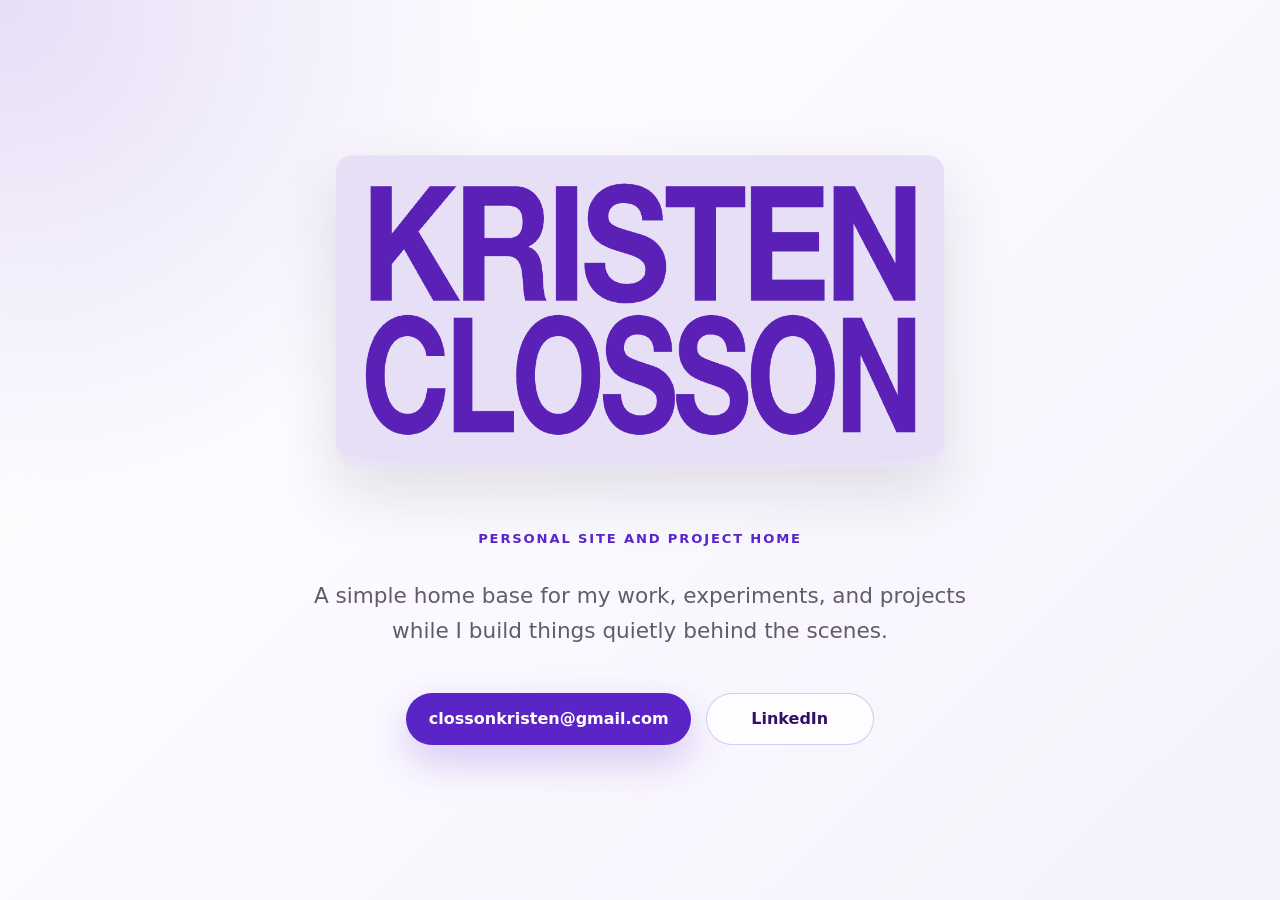
<file: index.html>
<!doctype html>
<html lang="en">
  <head>
    <meta charset="utf-8">
    <meta name="viewport" content="width=device-width, initial-scale=1">
    <title>Kristen Closson</title>
    <meta
      name="description"
      content="Kristen Closson's personal website and quiet project home."
    >
    <meta name="robots" content="index,follow">
    <meta property="og:title" content="Kristen Closson">
    <meta
      property="og:description"
      content="Personal website and project home for Kristen Closson."
    >
    <meta property="og:type" content="website">
    <meta property="og:image" content="assets/kristen-closson-wordmark.png">
    <link rel="stylesheet" href="styles.css">
  </head>
  <body>
    <main class="site-shell">
      <section class="hero" aria-labelledby="page-title">
        <div class="hero-inner">
          <img
            class="wordmark"
            src="assets/kristen-closson-wordmark.png"
            alt="Kristen Closson"
            width="1038"
            height="532"
          >

          <p class="eyebrow">Personal site and project home</p>
          <h1 id="page-title" class="visually-hidden">Kristen Closson</h1>
          <p class="intro">
            A simple home base for my work, experiments, and projects while I
            build things quietly behind the scenes.
          </p>

          <div class="actions" aria-label="Contact links">
            <a class="button button-primary" href="mailto:clossonkristen@gmail.com">
              clossonkristen@gmail.com
            </a>
            <a
              class="button button-secondary"
              href="https://www.linkedin.com/in/kristenclosson/"
              target="_blank"
              rel="me noopener noreferrer"
            >
              LinkedIn
            </a>
          </div>
        </div>
      </section>
    </main>
  </body>
</html>
</file>
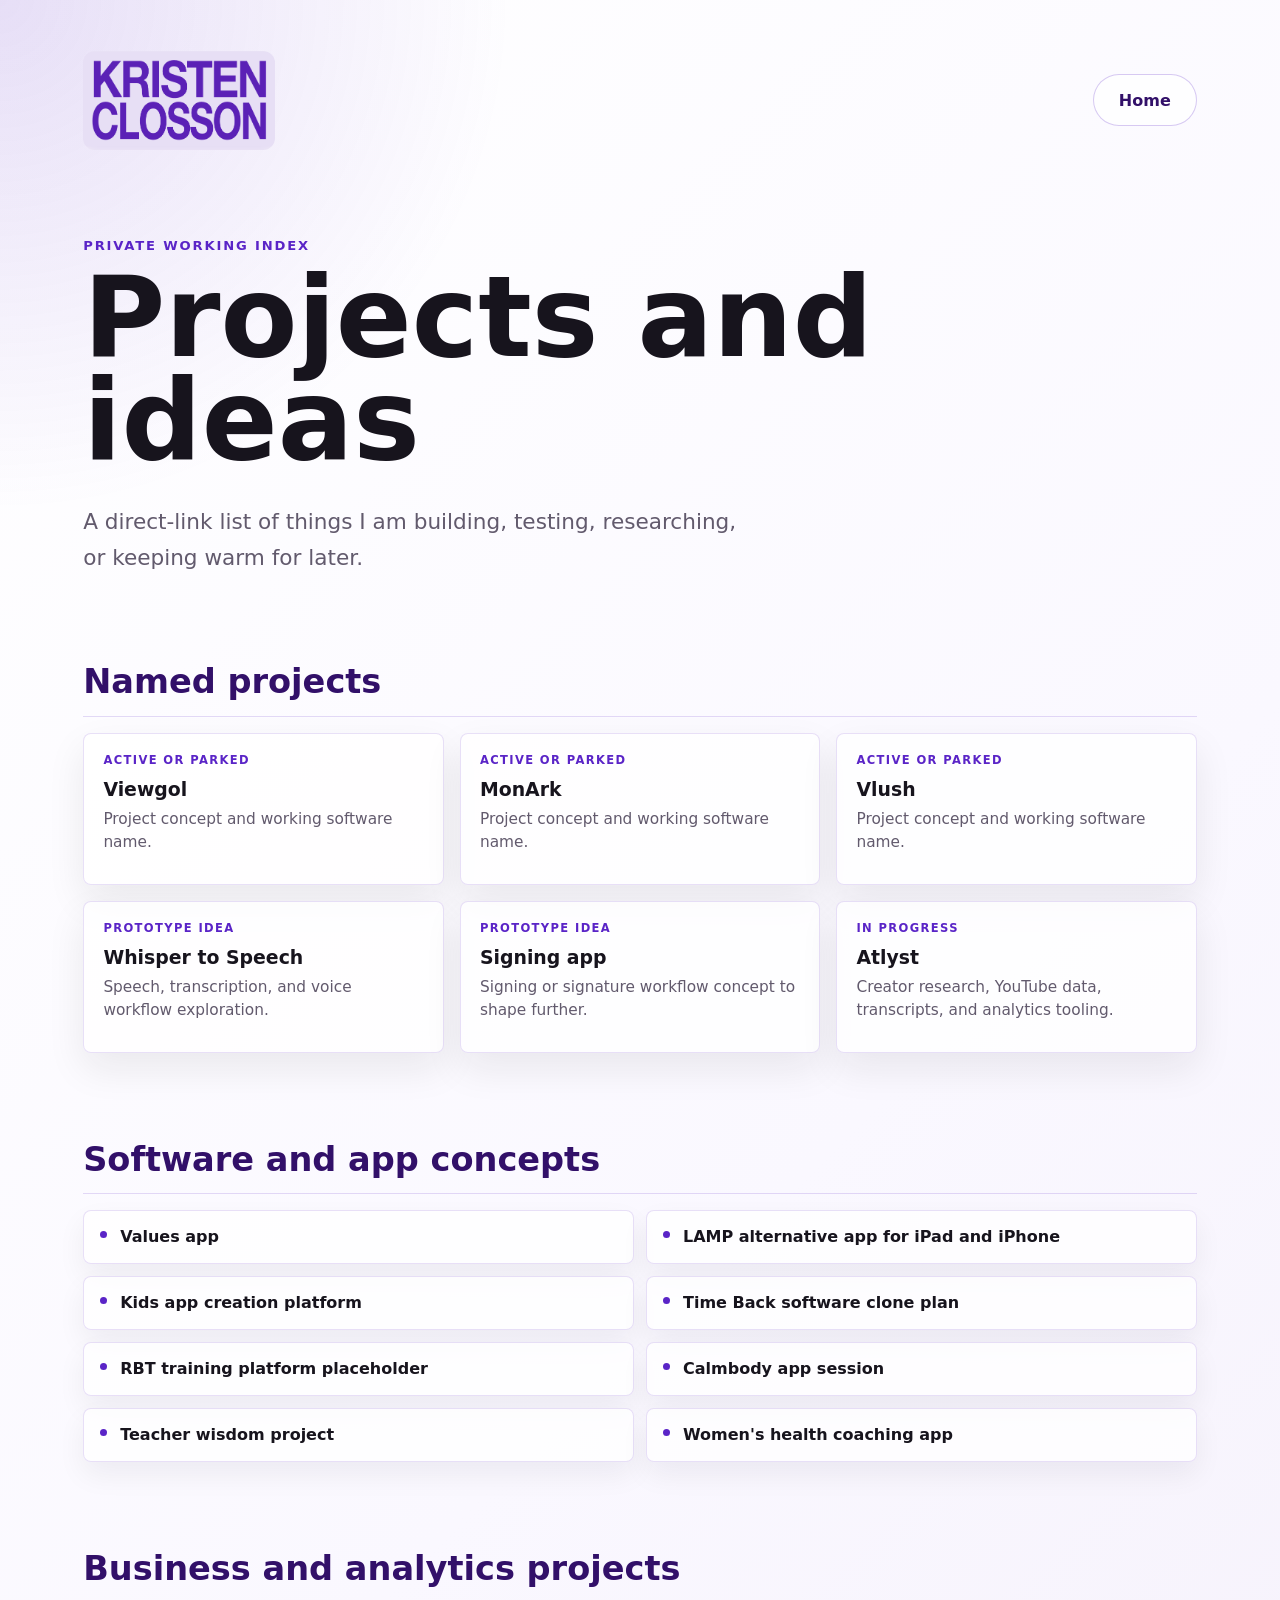
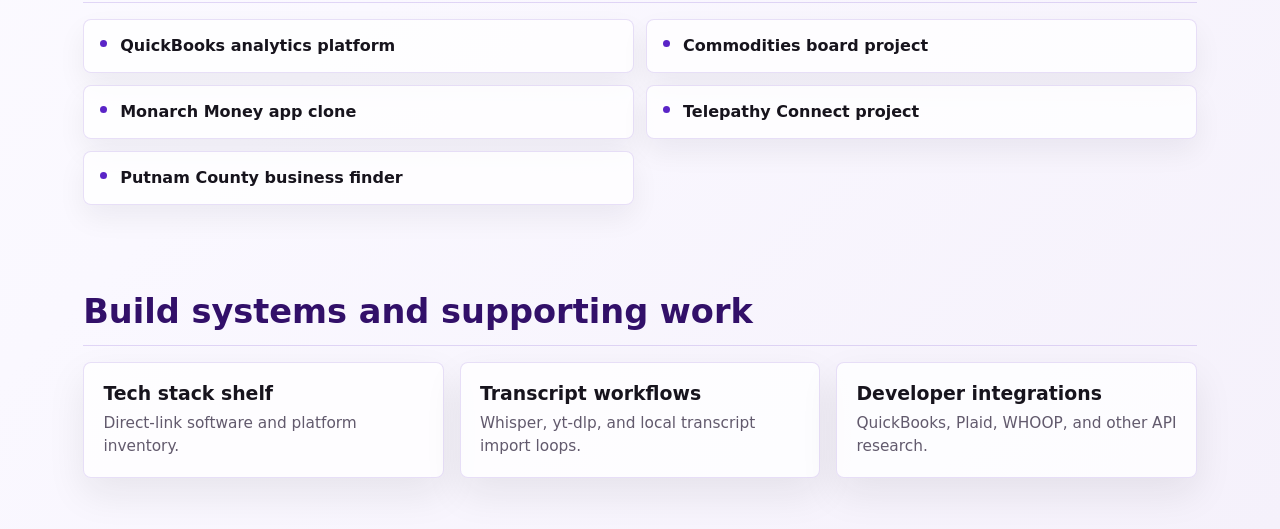
<file: projects/index.html>
<!doctype html>
<html lang="en">
  <head>
    <meta charset="utf-8">
    <meta name="viewport" content="width=device-width, initial-scale=1">
    <title>Work Index | Kristen Closson</title>
    <meta
      name="description"
      content="A private working index of projects, apps, and ideas Kristen Closson is exploring."
    >
    <meta name="robots" content="noindex,nofollow">
    <meta property="og:title" content="Kristen Closson Work Index">
    <meta
      property="og:description"
      content="A quiet direct-link project index for Kristen Closson."
    >
    <meta property="og:type" content="website">
    <meta property="og:image" content="../assets/kristen-closson-wordmark.png">
    <link rel="stylesheet" href="../styles.css">
  </head>
  <body>
    <main class="site-shell site-shell-page">
      <section class="stack-page" aria-labelledby="page-title">
        <nav class="page-nav" aria-label="Site navigation">
          <a class="nav-mark" href="../">
            <img
              src="../assets/kristen-closson-wordmark.png"
              alt="Kristen Closson"
              width="1038"
              height="532"
            >
          </a>
          <a class="button button-secondary nav-button" href="../">Home</a>
        </nav>

        <header class="stack-header">
          <p class="eyebrow">Private working index</p>
          <h1 id="page-title">Projects and ideas</h1>
          <p class="intro stack-intro">
            A direct-link list of things I am building, testing, researching,
            or keeping warm for later.
          </p>
        </header>

        <section class="stack-section" aria-labelledby="named-projects">
          <div class="section-heading">
            <h2 id="named-projects">Named projects</h2>
          </div>
          <div class="work-grid">
            <article class="work-card">
              <p class="work-status">Active or parked</p>
              <h3>Viewgol</h3>
              <p>Project concept and working software name.</p>
            </article>

            <article class="work-card">
              <p class="work-status">Active or parked</p>
              <h3>MonArk</h3>
              <p>Project concept and working software name.</p>
            </article>

            <article class="work-card">
              <p class="work-status">Active or parked</p>
              <h3>Vlush</h3>
              <p>Project concept and working software name.</p>
            </article>

            <article class="work-card">
              <p class="work-status">Prototype idea</p>
              <h3>Whisper to Speech</h3>
              <p>Speech, transcription, and voice workflow exploration.</p>
            </article>

            <article class="work-card">
              <p class="work-status">Prototype idea</p>
              <h3>Signing app</h3>
              <p>Signing or signature workflow concept to shape further.</p>
            </article>

            <article class="work-card">
              <p class="work-status">In progress</p>
              <h3>Atlyst</h3>
              <p>Creator research, YouTube data, transcripts, and analytics tooling.</p>
            </article>
          </div>
        </section>

        <section class="stack-section" aria-labelledby="software-concepts">
          <div class="section-heading">
            <h2 id="software-concepts">Software and app concepts</h2>
          </div>
          <div class="work-list">
            <p>Values app</p>
            <p>LAMP alternative app for iPad and iPhone</p>
            <p>Kids app creation platform</p>
            <p>Time Back software clone plan</p>
            <p>RBT training platform placeholder</p>
            <p>Calmbody app session</p>
            <p>Teacher wisdom project</p>
            <p>Women's health coaching app</p>
          </div>
        </section>

        <section class="stack-section" aria-labelledby="business-projects">
          <div class="section-heading">
            <h2 id="business-projects">Business and analytics projects</h2>
          </div>
          <div class="work-list">
            <p>QuickBooks analytics platform</p>
            <p>Commodities board project</p>
            <p>Monarch Money app clone</p>
            <p>Telepathy Connect project</p>
            <p>Putnam County business finder</p>
          </div>
        </section>

        <section class="stack-section" aria-labelledby="build-systems">
          <div class="section-heading">
            <h2 id="build-systems">Build systems and supporting work</h2>
          </div>
          <div class="work-grid">
            <article class="work-card compact-work-card">
              <h3>Tech stack shelf</h3>
              <p>Direct-link software and platform inventory.</p>
            </article>

            <article class="work-card compact-work-card">
              <h3>Transcript workflows</h3>
              <p>Whisper, yt-dlp, and local transcript import loops.</p>
            </article>

            <article class="work-card compact-work-card">
              <h3>Developer integrations</h3>
              <p>QuickBooks, Plaid, WHOOP, and other API research.</p>
            </article>
          </div>
        </section>
      </section>
    </main>
  </body>
</html>
</file>
<file: styles.css>
:root {
  color-scheme: light;
  --ink: #17141d;
  --muted: #625a6d;
  --paper: #faf8ff;
  --surface: #eee7fb;
  --accent: #5a24c7;
  --accent-deep: #321069;
  --ring: rgba(90, 36, 199, 0.28);
}

* {
  box-sizing: border-box;
}

html {
  min-height: 100%;
  background: var(--paper);
}

body {
  min-height: 100vh;
  margin: 0;
  color: var(--ink);
  font-family:
    Inter, ui-sans-serif, system-ui, -apple-system, BlinkMacSystemFont, "Segoe UI",
    sans-serif;
  letter-spacing: 0;
}

a {
  color: inherit;
}

.site-shell {
  min-height: 100vh;
  overflow: hidden;
  background:
    radial-gradient(circle at top left, rgba(90, 36, 199, 0.15), transparent 32rem),
    linear-gradient(135deg, #ffffff 0%, var(--paper) 58%, #f5f1fb 100%);
}

.site-shell-page {
  overflow: visible;
}

.hero {
  display: grid;
  min-height: 100vh;
  padding: clamp(1.25rem, 4vw, 4rem);
  place-items: center;
}

.hero-inner {
  width: min(100%, 58rem);
  text-align: center;
}

.visually-hidden {
  position: absolute;
  width: 1px;
  height: 1px;
  padding: 0;
  margin: -1px;
  overflow: hidden;
  white-space: nowrap;
  border: 0;
  clip: rect(0, 0, 0, 0);
}

.wordmark {
  display: block;
  width: min(100%, 38rem);
  height: auto;
  margin: 0 auto clamp(2rem, 5vw, 4rem);
  border-radius: 1rem;
  box-shadow: 0 1.5rem 4rem rgba(23, 20, 29, 0.12);
}

.eyebrow {
  margin: 0 0 0.85rem;
  color: var(--accent);
  font-size: 0.82rem;
  font-weight: 800;
  letter-spacing: 0.14em;
  text-transform: uppercase;
}

h1 {
  margin: 0;
  color: var(--ink);
  font-size: clamp(3rem, 8vw, 6.5rem);
  font-weight: 850;
  letter-spacing: 0;
  line-height: 0.92;
}

.intro {
  width: min(100%, 42rem);
  margin: clamp(1.25rem, 3vw, 2rem) auto 0;
  color: var(--muted);
  font-size: clamp(1.12rem, 2vw, 1.35rem);
  line-height: 1.65;
}

.actions {
  display: flex;
  flex-wrap: wrap;
  justify-content: center;
  gap: 0.9rem;
  margin-top: clamp(2rem, 4vw, 2.75rem);
}

.button {
  display: inline-flex;
  min-width: 10.5rem;
  min-height: 3.25rem;
  align-items: center;
  justify-content: center;
  border: 1px solid transparent;
  border-radius: 999px;
  padding: 0.9rem 1.35rem;
  font-size: 1rem;
  font-weight: 800;
  line-height: 1.2;
  text-decoration: none;
  overflow-wrap: anywhere;
  transition:
    transform 160ms ease,
    border-color 160ms ease,
    box-shadow 160ms ease,
    background 160ms ease;
}

.button:hover {
  transform: translateY(-2px);
}

.button:focus-visible {
  outline: 0;
  box-shadow: 0 0 0 0.35rem var(--ring);
}

.button-primary {
  background: var(--accent);
  color: #ffffff;
  box-shadow: 0 1rem 2.5rem rgba(90, 36, 199, 0.23);
}

.button-primary:hover {
  background: var(--accent-deep);
}

.button-secondary {
  border-color: rgba(90, 36, 199, 0.24);
  background: rgba(255, 255, 255, 0.72);
  color: var(--accent-deep);
}

.button-secondary:hover {
  border-color: rgba(90, 36, 199, 0.5);
  background: #ffffff;
}

.stack-page {
  width: min(100%, 76rem);
  margin: 0 auto;
  padding: clamp(1.25rem, 4vw, 4rem);
}

.page-nav {
  display: flex;
  align-items: center;
  justify-content: space-between;
  gap: 1rem;
  margin-bottom: clamp(3rem, 8vw, 5.5rem);
}

.nav-mark {
  display: inline-flex;
  width: min(48vw, 12rem);
  align-items: center;
  border-radius: 0.75rem;
}

.nav-mark:focus-visible {
  outline: 0;
  box-shadow: 0 0 0 0.35rem var(--ring);
}

.nav-mark img {
  display: block;
  width: 100%;
  height: auto;
  border-radius: 0.75rem;
}

.nav-button {
  min-width: 6.5rem;
}

.stack-header {
  max-width: 56rem;
}

.stack-header h1 {
  font-size: clamp(3.4rem, 10vw, 7rem);
}

.stack-intro {
  margin-left: 0;
}

.stack-section {
  margin-top: clamp(3.5rem, 7vw, 5.5rem);
}

.section-heading {
  display: flex;
  align-items: end;
  justify-content: space-between;
  gap: 1rem;
  margin-bottom: 1rem;
  border-bottom: 1px solid rgba(90, 36, 199, 0.16);
  padding-bottom: 0.85rem;
}

.section-heading h2 {
  margin: 0;
  color: var(--accent-deep);
  font-size: clamp(1.45rem, 3vw, 2.1rem);
  line-height: 1.15;
}

.tool-grid {
  display: grid;
  grid-template-columns: repeat(3, minmax(0, 1fr));
  gap: 1rem;
}

.tool-card {
  display: grid;
  grid-template-columns: auto 1fr;
  gap: 1rem;
  min-height: 8.25rem;
  align-items: start;
  border: 1px solid rgba(90, 36, 199, 0.14);
  border-radius: 0.5rem;
  background: rgba(255, 255, 255, 0.78);
  padding: 1.15rem;
  box-shadow: 0 1rem 2.4rem rgba(23, 20, 29, 0.08);
}

.tool-logo {
  display: grid;
  width: 3.15rem;
  height: 3.15rem;
  place-items: center;
  border: 1px solid rgba(90, 36, 199, 0.12);
  border-radius: 0.5rem;
  background: #ffffff;
}

.tool-logo img {
  display: block;
  width: 1.8rem;
  max-height: 1.8rem;
}

.app-icon-logo {
  overflow: hidden;
  background: transparent;
}

.app-icon-logo img {
  width: 100%;
  max-height: none;
  border-radius: 0.5rem;
}

.tool-logo span {
  color: var(--accent-deep);
  font-size: 0.92rem;
  font-weight: 900;
  letter-spacing: 0;
}

.text-logo {
  background: linear-gradient(135deg, #ffffff 0%, #eee7fb 100%);
}

.warm-logo {
  background: linear-gradient(135deg, #fff8eb 0%, #ffe4b8 100%);
}

.warm-logo span {
  color: #8a4d00;
}

.green-logo {
  background: linear-gradient(135deg, #effdf7 0%, #c9f7e2 100%);
}

.green-logo span {
  color: #007a4d;
}

.terminal-logo {
  background: #17141d;
}

.terminal-logo span {
  color: #7ee787;
}

.tool-card h3 {
  margin: 0 0 0.35rem;
  color: var(--ink);
  font-size: 1.05rem;
  line-height: 1.2;
}

.tool-card p {
  margin: 0;
  color: var(--muted);
  font-size: 0.95rem;
  line-height: 1.5;
}

.work-grid {
  display: grid;
  grid-template-columns: repeat(3, minmax(0, 1fr));
  gap: 1rem;
}

.work-card {
  min-height: 9.5rem;
  border: 1px solid rgba(90, 36, 199, 0.14);
  border-radius: 0.5rem;
  background: rgba(255, 255, 255, 0.78);
  padding: 1.2rem;
  box-shadow: 0 1rem 2.4rem rgba(23, 20, 29, 0.08);
}

.compact-work-card {
  min-height: 7.25rem;
}

.work-status {
  margin: 0 0 0.7rem;
  color: var(--accent);
  font-size: 0.72rem;
  font-weight: 850;
  letter-spacing: 0.12em;
  text-transform: uppercase;
}

.work-card h3 {
  margin: 0 0 0.45rem;
  color: var(--ink);
  font-size: 1.18rem;
  line-height: 1.18;
}

.work-card p:not(.work-status) {
  margin: 0;
  color: var(--muted);
  font-size: 0.96rem;
  line-height: 1.5;
}

.work-list {
  display: grid;
  grid-template-columns: repeat(2, minmax(0, 1fr));
  gap: 0.75rem;
}

.work-list p {
  position: relative;
  min-height: 3.35rem;
  margin: 0;
  border: 1px solid rgba(90, 36, 199, 0.14);
  border-radius: 0.5rem;
  background: rgba(255, 255, 255, 0.78);
  padding: 0.95rem 1rem 0.95rem 2.25rem;
  color: var(--ink);
  font-size: 1rem;
  font-weight: 700;
  line-height: 1.35;
  box-shadow: 0 0.8rem 1.8rem rgba(23, 20, 29, 0.06);
}

.work-list p::before {
  position: absolute;
  top: 1.25rem;
  left: 1rem;
  width: 0.45rem;
  height: 0.45rem;
  border-radius: 50%;
  background: var(--accent);
  content: "";
}

@media (max-width: 920px) {
  .tool-grid,
  .work-grid {
    grid-template-columns: repeat(2, minmax(0, 1fr));
  }
}

@media (max-width: 640px) {
  .hero {
    align-items: start;
    padding-top: 2rem;
  }

  .wordmark {
    border-radius: 0.75rem;
  }

  .actions {
    display: grid;
  }

  .button {
    width: 100%;
  }

  .stack-page {
    padding-top: 1rem;
  }

  .page-nav {
    align-items: start;
    margin-bottom: 3rem;
  }

  .nav-button {
    width: auto;
    min-width: 5.5rem;
    min-height: 2.75rem;
    padding: 0.75rem 1rem;
  }

  .tool-grid,
  .work-grid,
  .work-list {
    grid-template-columns: 1fr;
  }

  .tool-card,
  .work-card {
    min-height: auto;
  }
}
</file>
